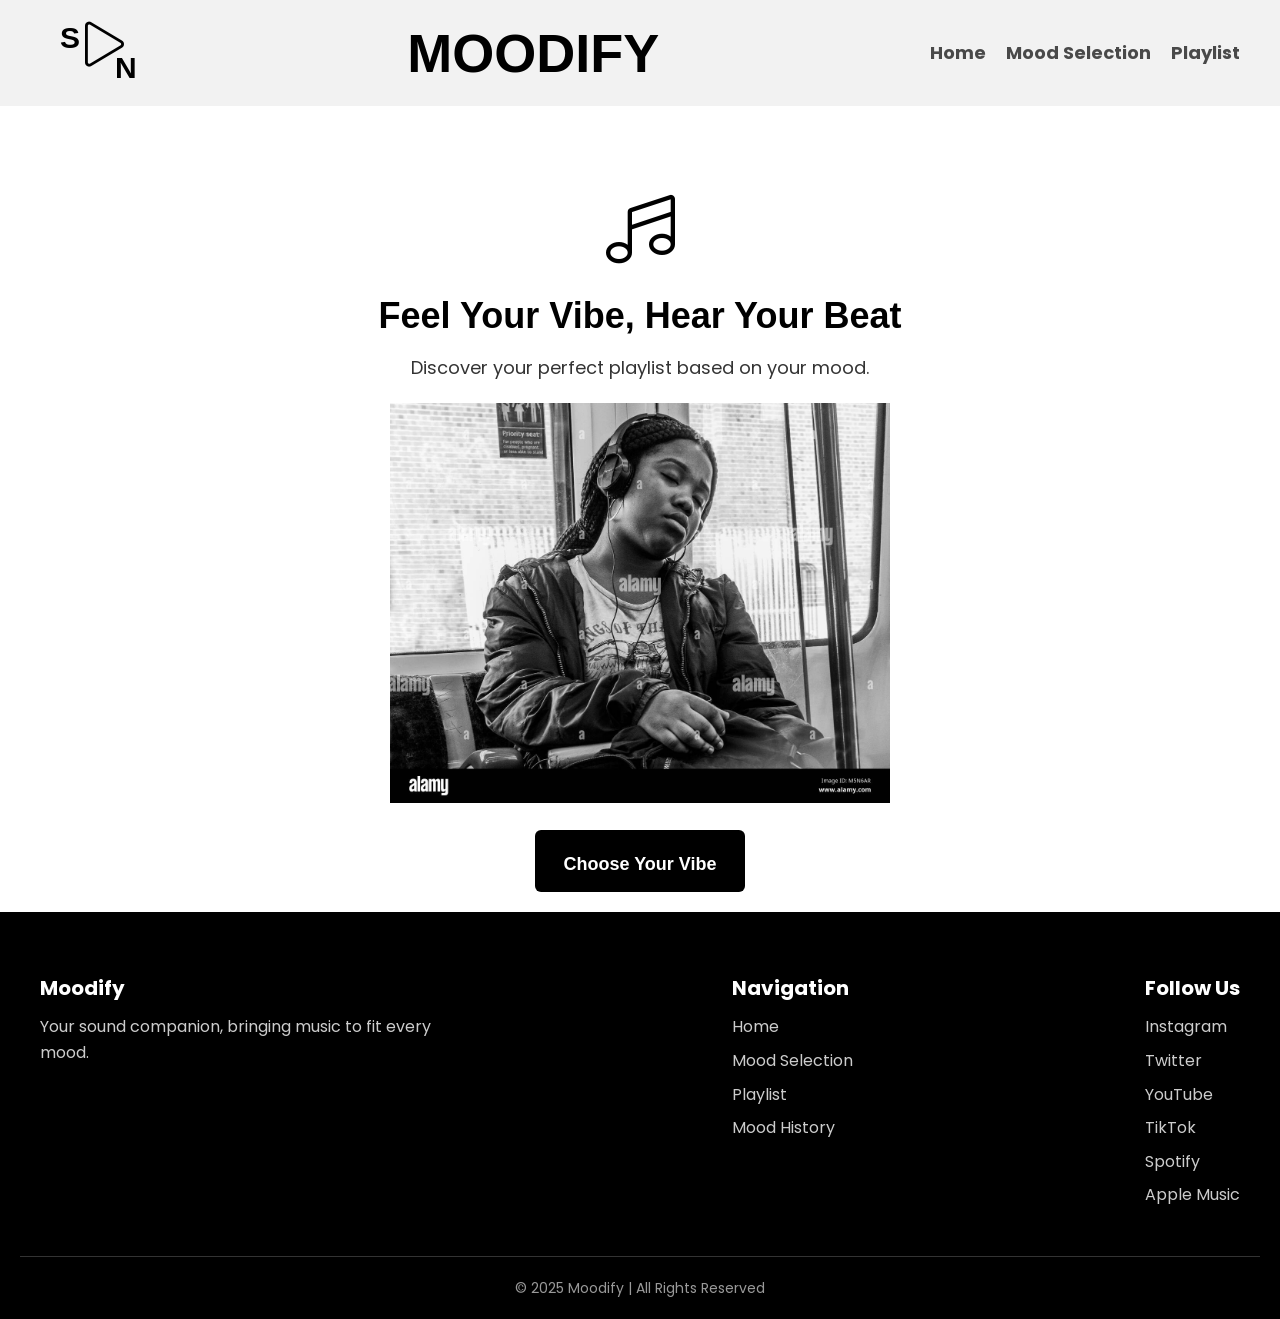
<file: index.html>
<!DOCTYPE html>
<html lang="en">
  <head>
    <meta charset="UTF-8" />
    <meta name="viewport" content="width=device-width, initial-scale=1.0" />
    <title>Moodify</title>
    <link rel="stylesheet" href="Css/styles.css" />
    <link
      href="https://cdnjs.cloudflare.com/ajax/libs/font-awesome/6.0.0-beta3/css/all.min.css"
      rel="stylesheet" />
    <link rel="stylesheet" href="fontawesome-pro/css/all.min.css" />
    <link
      href="https://fonts.googleapis.com/css2?family=Poppins:wght@300;400;500;600&display=swap"
      rel="stylesheet" />

    <!-- Link to your CSS file -->
  </head>
  <body>
    <!-- Header Section -->
    <header>
      <div class="logo">
        <div class="logo-row">
          <span class="logo-s">S</span>
          <i class="fal fa-play logo-icon"></i>
        </div>
        <div class="logo-n">N</div>
      </div>

      <!-- Header Title (Moodify) -->
      <h1 class="header-title">MOODIFY</h1>

      <nav class="nav-links">
        <ul>
          <li><a href="index.html">Home</a></li>
          <li><a href="mood-selection.html">Mood Selection</a></li>
          <li><a href="playlistpage.html">Playlist</a></li>
        </ul>
      </nav>
      <div class="menu-icon" id="menu-icon">
        <span>&#9776;</span>
        <!-- Hamburger icon for mobile view -->
      </div>
    </header>

    <!-- Sidebar Menu Panel -->
    <div class="side-panel">
      <button class="close-button">
        <i class="fa-solid fa-xmark"></i>
      </button>

      <h2 class="panel-title">MOODIFY</h2>

      <ul class="nav-list">
        <li class="nav-item">
          <a href="index.html" class="nav-link">
            <i class="fa-solid fa-house-user nav-icon"></i> Home
          </a>
        </li>
        <li class="nav-item">
          <a href="mood-selection.html" class="nav-link">
            <i class="fa-solid fa-face-smile nav-icon"></i> Mood Selection
          </a>
        </li>

        <li class="nav-item">
          <a href="playlistpage.html" class="nav-link">
            <i class="fa-solid fa-music nav-icon"></i> Playlist
          </a>
        </li>
      </ul>
      <div class="sidebar-footer">
        <p>Made with ❤️ at Nii Studios</p>
      </div>
    </div>

    <!-- Content Section -->
    <section class="main-content">
      <div class="music-icon animate-float">
        <i class="fal fa-music"></i>
        <!-- Add your music icon image -->
      </div>
      <div class="intro-text">
        <h1>Feel Your Vibe, Hear Your Beat</h1>
        <p>Discover your perfect playlist based on your mood.</p>
      </div>
      <div class="image-section">
        <img src="Css/Images/black1.jpg" alt="Mood Image" />
        <!-- Add an appropriate mood image -->
      </div>
      <div class="cta-button">
        <a href="mood-selection.html">
          <button>
            <span>Choose Your Vibe</span>
          </button>
        </a>
      </div>
    </section>

    <!-- Footer Section -->
    <!-- Footer Section -->
    <footer>
      <div class="footer-content">
        <div class="company-info">
          <h4>Moodify</h4>
          <p>Your sound companion, bringing music to fit every mood.</p>
        </div>
        <div class="footer-links">
          <h4>Navigation</h4>
          <ul>
            <li><a href="#home">Home</a></li>
            <li><a href="#mood-selection">Mood Selection</a></li>
            <li><a href="#playlist">Playlist</a></li>
            <li><a href="#mood-history">Mood History</a></li>
          </ul>
        </div>
        <div class="social-media">
          <h4>Follow Us</h4>
          <ul>
            <li><a href="https://instagram.com">Instagram</a></li>
            <li><a href="https://twitter.com">Twitter</a></li>
            <li><a href="https://youtube.com">YouTube</a></li>
            <li><a href="https://tiktok.com">TikTok</a></li>
            <li><a href="https://spotify.com">Spotify</a></li>
            <!-- Added Spotify -->
            <li><a href="https://apple.com/music">Apple Music</a></li>
            <!-- Added Apple Music -->
          </ul>
        </div>
      </div>
      <div class="footer-bottom">
        <p>&copy; 2025 Moodify | All Rights Reserved</p>
      </div>
    </footer>

    <script src="fontawesome-pro/js/pro.min.js"></script>
    <script src="index.js"></script>
    <!-- Link to your JavaScript file -->
  </body>
</html>
</file>
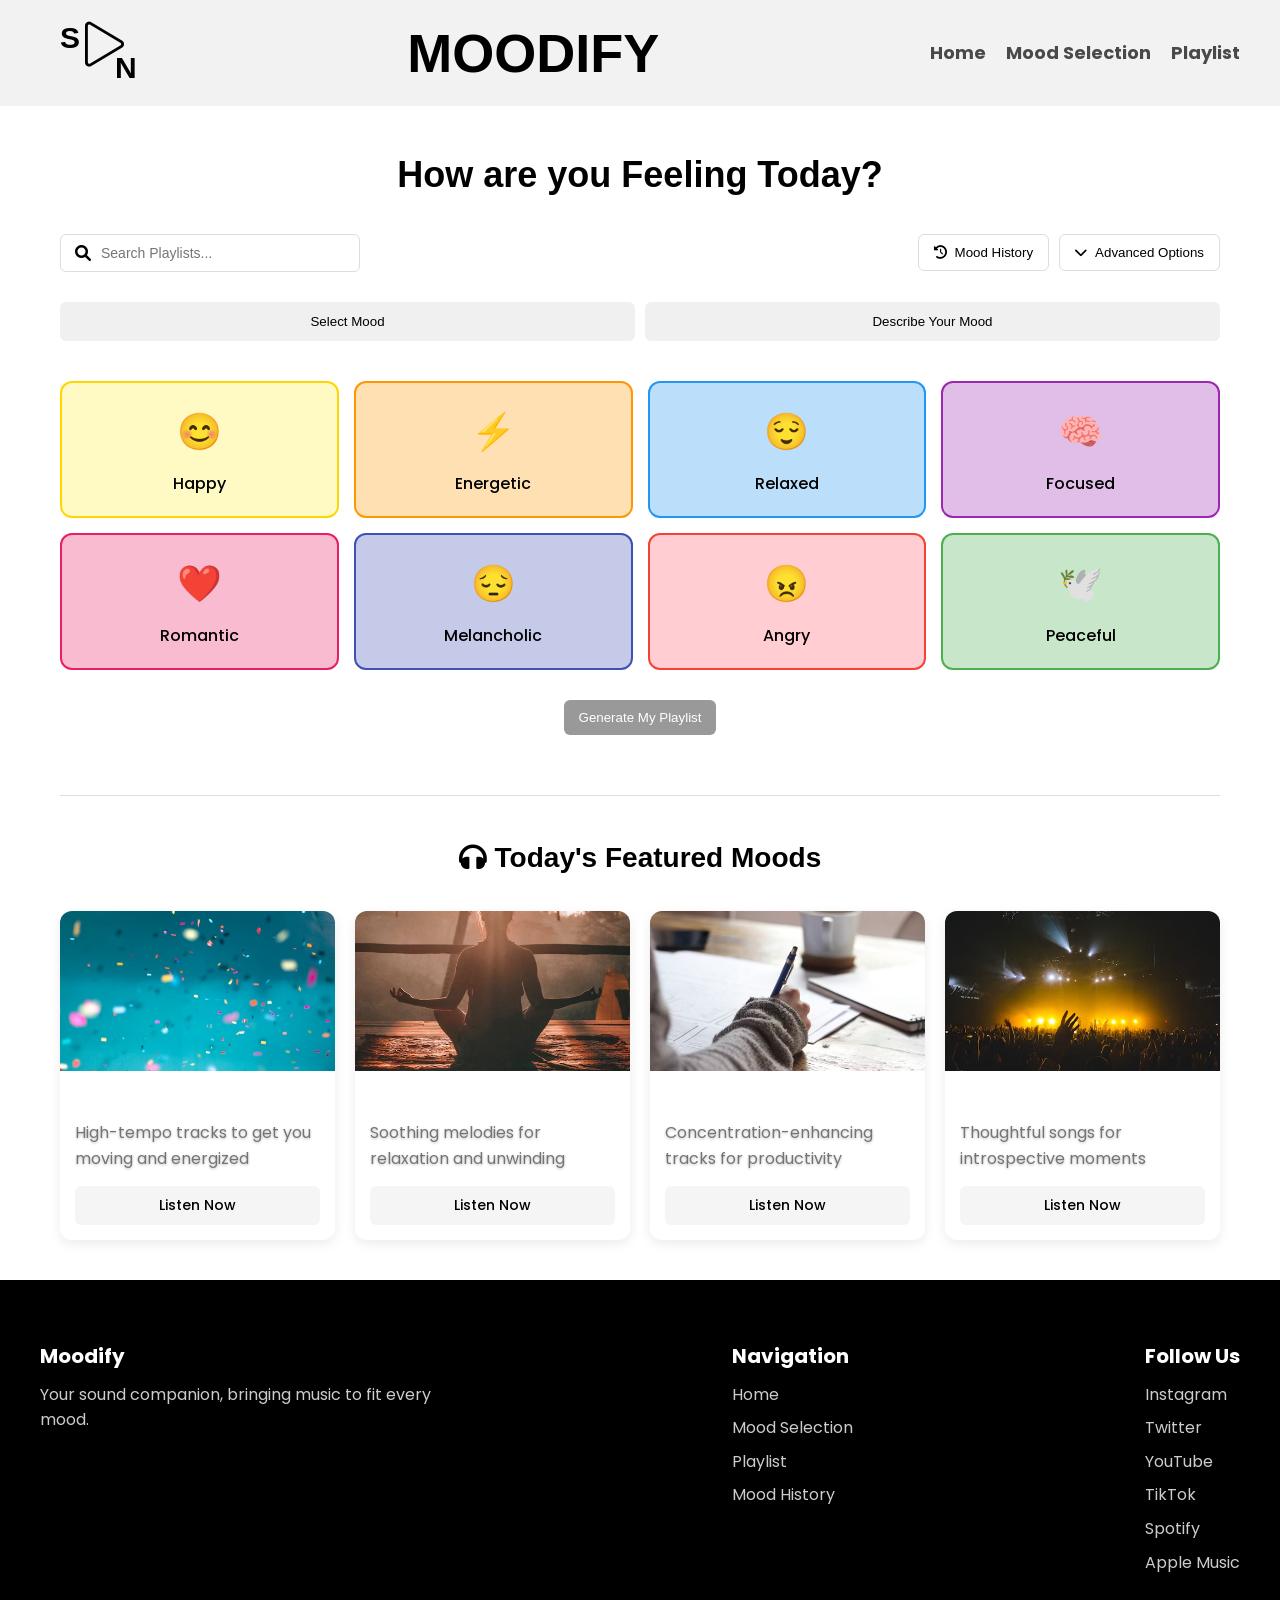
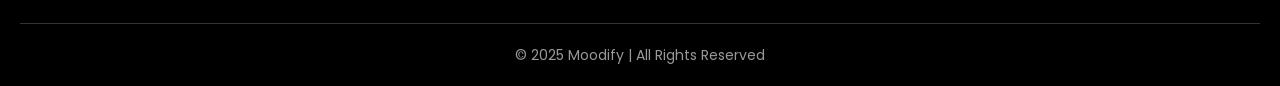
<file: mood-selection.html>
<!DOCTYPE html>
<html lang="en">
  <head>
    <meta charset="UTF-8" />
    <meta name="viewport" content="width=device-width, initial-scale=1.0" />
    <title>Moodify - Mood Selection</title>
    <link rel="stylesheet" href="Css/styles.css" />
    <link
      href="https://cdnjs.cloudflare.com/ajax/libs/font-awesome/6.0.0-beta3/css/all.min.css"
      rel="stylesheet" />
    <link rel="stylesheet" href="fontawesome-pro/css/all.min.css" />
    <link
      href="https://fonts.googleapis.com/css2?family=Poppins:wght@300;400;500;600&display=swap"
      rel="stylesheet" />
  </head>
  <body>
    <!-- Header Section -->
    <header>
      <div class="logo">
        <div class="logo-row">
          <span class="logo-s">S</span>
          <i class="fal fa-play logo-icon"></i>
        </div>
        <div class="logo-n">N</div>
      </div>

      <!-- Header Title (Moodify) -->
      <h1 class="header-title">MOODIFY</h1>

      <nav class="nav-links">
        <ul>
          <li><a href="index.html">Home</a></li>
          <li><a href="mood-selection.html">Mood Selection</a></li>
          <li><a href="playlistpage.html">Playlist</a></li>
        </ul>
      </nav>
      <div class="menu-icon" id="menu-icon">
        <span>&#9776;</span>
        <!-- Hamburger icon for mobile view -->
      </div>
    </header>

    <main class="container">
      <div class="page-header">
        <h1>How are you Feeling Today?</h1>
      </div>

      <!-- action bar -->
      <div class="action-bar">
        <div class="search-container">
          <i class="fa-solid fa-search search-icon"></i>
          <input
            type="text"
            placeholder="Search Playlists..."
            id="search-input" />
        </div>

        <div class="action-buttons">
          <button class="btn" id="history-btn">
            <i class="fa-solid fa-clock-rotate-left"></i>
            <span>Mood History</span>
          </button>

          <button class="btn" id="advanced-toggle">
            <i class="fa-solid fa-chevron-down" id="advanced-icon"></i>
            <span>Advanced Options</span>
          </button>
        </div>
      </div>

      <!-- Expandable Mood History Section -->
      <div id="mood-history-panel" class="mood-history-panel">
        <ul id="mood-history-list">
          <!-- Dynamically filled with JS -->
        </ul>
        <button id="clear-history" class="clear-history-btn">
          <i class="fa-solid fa-trash"></i> Clear History
        </button>
      </div>

      <!-- Advanced options(Expandabe) -->
      <div class="advanced-options" id="advanced-options">
        <h3>Advanced Options</h3>
        <div class="options-grid">
          <div class="option-group">
            <label for="tempo"> Tempo </label>
            <select id="tempo">
              <option>Any</option>
              <option>Slow</option>
              <option>Medium</option>
              <option>Fast</option>
            </select>
          </div>
          <div class="option-group">
            <label for="genre">Genre</label>
            <select id="genre">
              <option>Any</option>
              <option>Pop</option>
              <option>Rock</option>
              <option>Hip Hop</option>
              <option>Classical</option>
              <option>Jazz</option>
            </select>
          </div>
          <div class="option-group">
            <label for="era">Era</label>
            <select id="era">
              <option>Any</option>
              <option>60s-70s</option>
              <option>80-90s</option>
              <option>2000s-2010s</option>
              <option>Recent</option>
            </select>
          </div>
        </div>
      </div>

      <!-- Mood Selection Tabs -->
      <div class="tabs">
        <div class="tab-list">
          <button class="tab-button" data-tab="mood-cards">Select Mood</button>
          <button class="tab-button" data-tab="describe-mood">
            Describe Your Mood
          </button>
        </div>

        <!-- Mood Cards Tab -->
        <div class="tab-content active" id="mood-cards">
          <div class="mood-grid">
            <div class="mood-card happy" data-mood="Happy">
              <span class="mood-emoji">😊</span>
              <span class="mood-name">Happy</span>
            </div>
            <div class="mood-card energetic" data-mood="Energetic">
              <span class="mood-emoji">⚡</span>
              <span class="mood-name">Energetic</span>
            </div>
            <div class="mood-card relaxed" data-mood="Relaxed">
              <span class="mood-emoji">😌</span>
              <span class="mood-name">Relaxed</span>
            </div>
            <div class="mood-card focused" data-mood="Focused">
              <span class="mood-emoji">🧠</span>
              <span class="mood-name">Focused</span>
            </div>
            <div class="mood-card romantic" data-mood="Romantic">
              <span class="mood-emoji">❤️</span>
              <span class="mood-name">Romantic</span>
            </div>
            <div class="mood-card melancholic" data-mood="Melancholic">
              <span class="mood-emoji">😔</span>
              <span class="mood-name">Melancholic</span>
            </div>
            <div class="mood-card angry" data-mood="Angry">
              <span class="mood-emoji">😠</span>
              <span class="mood-name">Angry</span>
            </div>
            <div class="mood-card peaceful" data-mood="Peaceful">
              <span class="mood-emoji">🕊️</span>
              <span class="mood-name">Peaceful</span>
            </div>
          </div>

          <div class="action-center">
            <button class="btn btn-primary" id="generate-btn-cards" disabled>
              Generate My Playlist
            </button>
          </div>
        </div>

        <!-- describe-mood -->
        <div class="tab-content" id="describe-mood">
          <div class="mood-description-container">
            <h3>Describe how you're feeling</h3>
            <textarea
              class="mood-textarea"
              id="mood-textarea"
              placeholder="I'm feeling nostalgic and a bit dreamy today, thinking about my childhood summers..."></textarea>
            <div class="mood-suggestions">
              <h4>Suggested mood words:</h4>
              <div class="suggestion-tags">
                <span class="suggestion-tag">nostalgic</span>
                <span class="suggestion-tag">dreamy</span>
                <span class="suggestion-tag">excited</span>
                <span class="suggestion-tag">contemplative</span>
                <span class="suggestion-tag">motivated</span>
                <span class="suggestion-tag">anxious</span>
                <span class="suggestion-tag">peaceful</span>
                <span class="suggestion-tag">inspired</span>
              </div>
            </div>
          </div>

          <div class="action-center">
            <button class="btn btn-primary" id="generate-btn-text" disabled>
              Generate My Playlist
            </button>
            <button class="btn" id="surprise-btn">
              <i class="fa-solid fa-magic"></i> <span>Surprise Me</span>
            </button>
          </div>
        </div>
      </div>

      <!-- Today's Mood Playlists Section -->

      <div class="featured-section">
        <h2><i class="fas fa-headphones"></i> Today's Featured Moods</h2>
        <div class="featured-playlists">
          <!-- Energetic Playlist -->
          <div class="playlist-card">
            <div class="playlist-image">
              <img src="Css/Images/Energetic.jpg" alt="Energetic Playlist" />
            </div>
            <div class="playlist-info">
              <h3 class="playlist-title">Energetic Boost</h3>
              <p class="playlist-description">
                High-tempo tracks to get you moving and energized
              </p>
              <a href="#" class="playlist-listen">Listen Now</a>
            </div>
          </div>

          <!-- Relaxed Playlist -->
          <div class="playlist-card">
            <div class="playlist-image">
              <img src="Css/Images/relaxed.jpg" alt="Relaxed Playlist" />
            </div>
            <div class="playlist-info">
              <h3 class="playlist-title">Calm Retreat</h3>
              <p class="playlist-description">
                Soothing melodies for relaxation and unwinding
              </p>
              <a href="#" class="playlist-listen">Listen Now</a>
            </div>
          </div>

          <!-- Focused Playlist -->
          <div class="playlist-card">
            <div class="playlist-image">
              <img src="Css/Images/focused.jpg" alt="Focused Playlist" />
            </div>
            <div class="playlist-info">
              <h3 class="playlist-title">Deep Focus</h3>
              <p class="playlist-description">
                Concentration-enhancing tracks for productivity
              </p>
              <a href="#" class="playlist-listen">Listen Now</a>
            </div>
          </div>

          <!-- Melancholic Playlist -->
          <div class="playlist-card">
            <div class="playlist-image">
              <img
                src="Css/Images/melancholic.jpg"
                alt="Melancholic Playlist" />
            </div>
            <div class="playlist-info">
              <h3 class="playlist-title">Reflective Moods</h3>
              <p class="playlist-description">
                Thoughtful songs for introspective moments
              </p>
              <a href="#" class="playlist-listen">Listen Now</a>
            </div>
          </div>
        </div>
      </div>
    </main>

    <!-- Sidebar Menu Panel -->
    <div class="side-panel">
      <button class="close-button">
        <i class="fa-solid fa-xmark"></i>
      </button>

      <h2 class="panel-title">MOODIFY</h2>

      <ul class="nav-list">
        <li class="nav-item">
          <a href="index.html" class="nav-link">
            <i class="fa-solid fa-house-user nav-icon"></i> Home
          </a>
        </li>
        <li class="nav-item">
          <a href="mood-selection.html" class="nav-link">
            <i class="fa-solid fa-face-smile nav-icon"></i> Mood Selection
          </a>
        </li>

        <li class="nav-item">
          <a href="playlistpage.html" class="nav-link">
            <i class="fa-solid fa-music nav-icon"></i> Playlist
          </a>
        </li>
      </ul>
      <div class="sidebar-footer">
        <p>Made with ❤️ at Nii Studios</p>
      </div>
    </div>

    <footer>
      <div class="footer-content">
        <div class="company-info">
          <h4>Moodify</h4>
          <p>Your sound companion, bringing music to fit every mood.</p>
        </div>
        <div class="footer-links">
          <h4>Navigation</h4>
          <ul>
            <li><a href="#home">Home</a></li>
            <li><a href="#mood-selection">Mood Selection</a></li>
            <li><a href="#playlist">Playlist</a></li>
            <li><a href="#mood-history">Mood History</a></li>
          </ul>
        </div>
        <div class="social-media">
          <h4>Follow Us</h4>
          <ul>
            <li><a href="https://instagram.com">Instagram</a></li>
            <li><a href="https://twitter.com">Twitter</a></li>
            <li><a href="https://youtube.com">YouTube</a></li>
            <li><a href="https://tiktok.com">TikTok</a></li>
            <li><a href="https://spotify.com">Spotify</a></li>
            <!-- Added Spotify -->
            <li><a href="https://apple.com/music">Apple Music</a></li>
            <!-- Added Apple Music -->
          </ul>
        </div>
      </div>
      <div class="footer-bottom">
        <p>&copy; 2025 Moodify | All Rights Reserved</p>
      </div>
    </footer>

    <script src="fontawesome-pro/js/pro.min.js"></script>
    <script src="index.js"></script>
  </body>
</html>
</file>
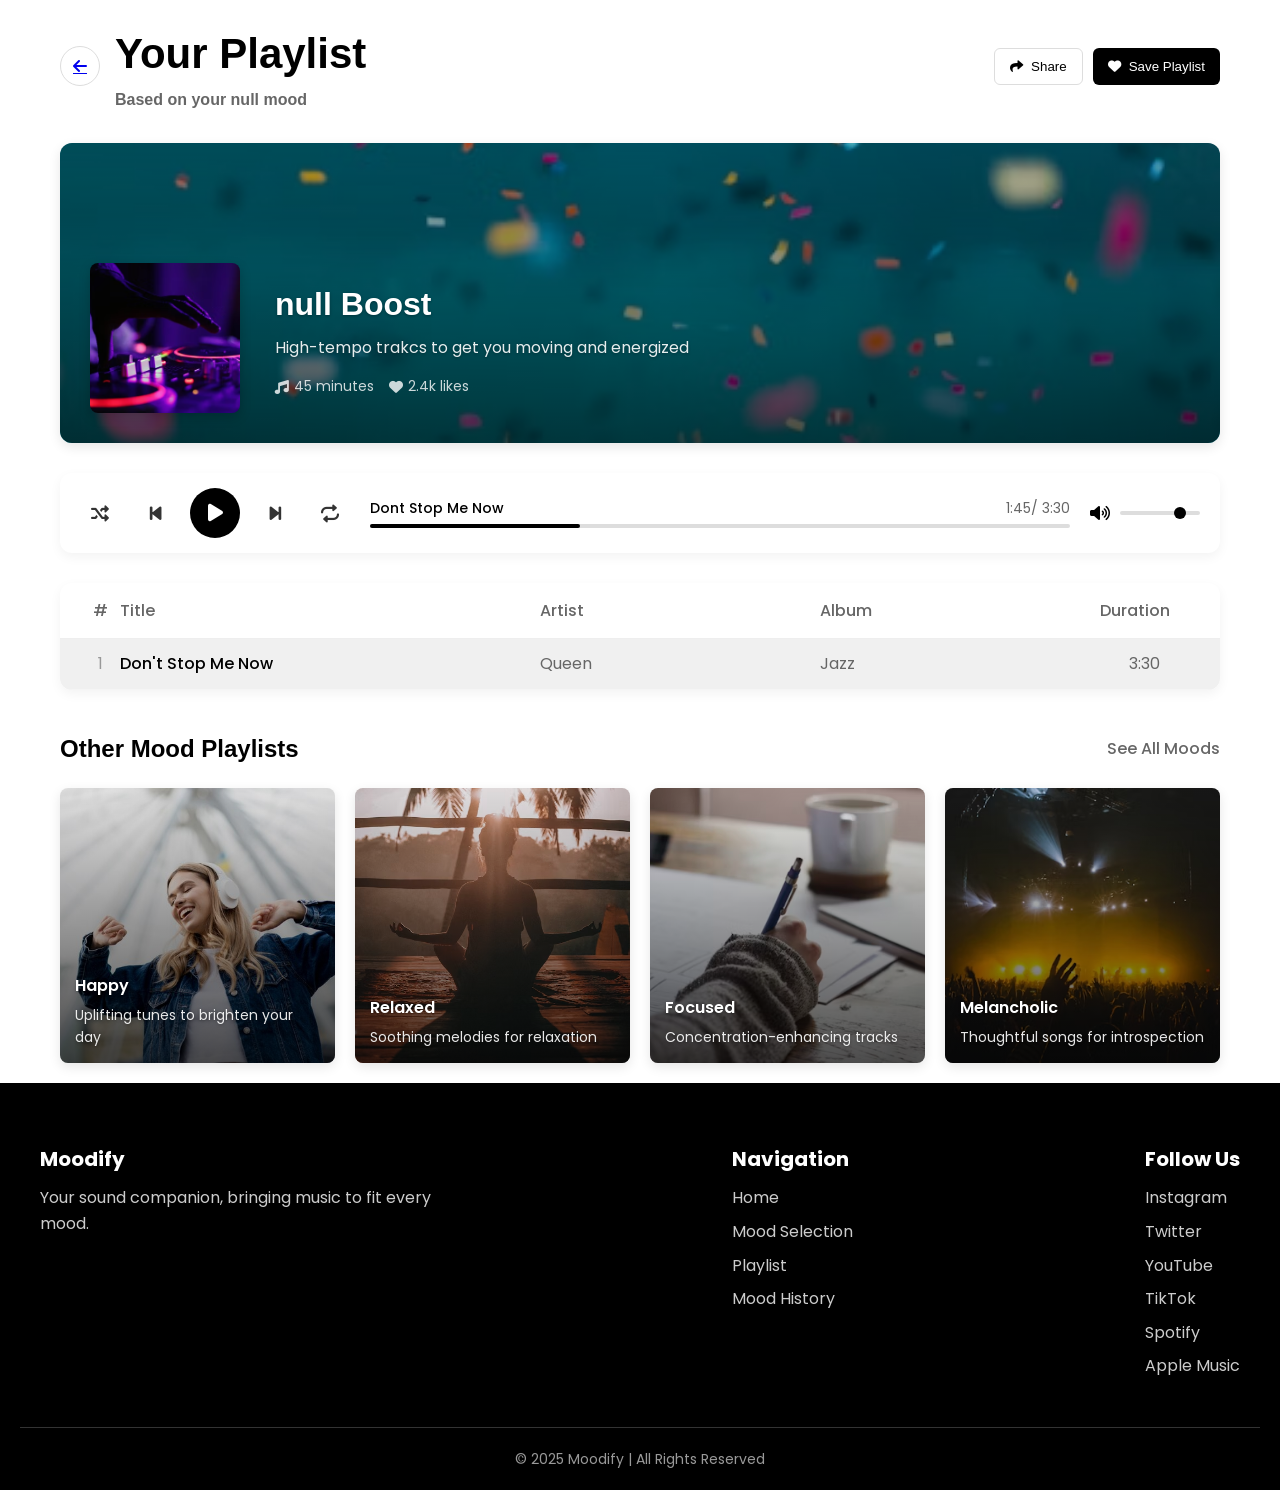
<file: playlistpage.html>
<!DOCTYPE html>
<html lang="en">
  <head>
    <meta charset="UTF-8" />
    <meta name="viewport" content="width=device-width, initial-scale=1.0" />
    <title>Moodify - Mood Selection</title>
    <link rel="stylesheet" href="Css/styles.css" />
    <link
      href="https://cdnjs.cloudflare.com/ajax/libs/font-awesome/6.0.0-beta3/css/all.min.css"
      rel="stylesheet" />
    <link rel="stylesheet" href="fontawesome-pro/css/all.min.css" />
    <link
      href="https://fonts.googleapis.com/css2?family=Poppins:wght@300;400;500;600&display=swap"
      rel="stylesheet" />
  </head>
  <body>
    <!-- Sidebar Menu Panel -->
    <div class="side-panel">
      <button class="close-button">
        <i class="fa-solid fa-xmark"></i>
      </button>

      <h2 class="panel-title">MOODIFY</h2>

      <ul class="nav-list">
        <li class="nav-item">
          <a href="#" class="nav-link">
            <i class="fa-solid fa-house-user nav-icon"></i> Home
          </a>
        </li>
        <li class="nav-item">
          <a href="#" class="nav-link">
            <i class="fa-solid fa-face-smile nav-icon"></i> Mood Selection
          </a>
        </li>

        <li class="nav-item">
          <a href="#" class="nav-link">
            <i class="fa-solid fa-music nav-icon"></i> Playlist
          </a>
        </li>
      </ul>
      <div class="sidebar-footer">
        <p>Made with ❤️ at Nii Studios</p>
      </div>
    </div>

    <!-- Playlist Page Content -->
    <section class="playlist-container">
      <!-- Page Header -->
      <div class="playlistpage-header">
        <div class="header-left">
          <a href="mood-selection.html" class="back-button">
            <i class="fa-solid fa-arrow-left"></i>
          </a>
          <button class="menu-trigger">
            <i class="fa-solid fa-bars"></i>
          </button>
          <div class="header-title">
            <h1>Your Playlist</h1>
            <div class="header-subtitle" id="mood-subtitle">
              Based on your Energetic mood
            </div>
          </div>
        </div>
        <div class="header-actions">
          <button class="btn">
            <i class="fa-solid fa-share"></i>
            <span>Share</span>
          </button>
          <button class="btn btn-primary">
            <i class="fa-solid fa-heart"></i>
            <span>Save Playlist</span>
          </button>
        </div>
      </div>
      <!-- Playlist Hero -->
      <div class="playlist-hero">
        <img
          src="Css/Images/Energetic.jpg"
          alt="Energetic Playlist"
          class="hero-image"
          id="hero-image" />
        <div class="hero-overlay">
          <div class="hero-content">
            <div class="playlist-cover">
              <img src="Css/Images/energyboost.avif" alt="Energetic Boost" />
            </div>
            <div class="playlist-info">
              <h2 id="playlist-title">Energetic Boost</h2>
              <p id="playlist-description">
                High-tempo trakcs to get you moving and energized
              </p>
              <div class="playlist-stats">
                <div class="stat">
                  <i class="fa-solid fa-music"></i>
                  <span>45 minutes</span>
                </div>
                <div class="stat">
                  <i class="fa-solid fa-heart"></i>
                  <span>2.4k likes</span>
                </div>
              </div>
            </div>
          </div>
        </div>
      </div>

      <!-- Player Controls -->
      <div class="player-controls">
        <div class="control-buttons">
          <button class="control-button">
            <i class="fa-solid fa-shuffle"></i>
          </button>
          <button class="control-button">
            <i class="fa-solid fa-backward-step"></i>
          </button>
          <button class="control-button play-button">
            <i class="fa-solid fa-play"></i>
          </button>
          <button class="control-button">
            <i class="fa-solid fa-forward-step"></i>
          </button>
          <button class="control-button">
            <i class="fa-solid fa-repeat"></i>
          </button>
        </div>
        <div class="progress-container">
          <div class="song-info">
            <div class="song-title">Dont Stop Me Now</div>
            <div class="song-time">1:45/ 3:30</div>
          </div>
          <div class="progress-bar">
            <div class="progress"></div>
          </div>
        </div>
        <div class="volume-container">
          <i class="fa-solid fa-volume-high"></i>
          <input
            type="range"
            min="0"
            max="100"
            value="80"
            class="volume-slider" />
        </div>
      </div>

      <!-- Playlist Tracks -->
      <div class="playlist-tracks">
        <div class="tracks-header">
          <div class="track-number">#</div>
          <div class="track-title">Title</div>
          <div class="track-artist">Artist</div>
          <div class="track-album">Album</div>
          <div class="track-duration">Duration</div>
          <div class="track-actions"></div>
        </div>
        <div class="tracks-list">
          <!-- Track 1 -->
          <div class="track-item active">
            <div class="track-number">1</div>
            <div class="track-title">Don't Stop Me Now</div>
            <div class="track-artist">Queen</div>
            <div class="track-album">Jazz</div>
            <div class="track-duration">3:30</div>
            <div class="track-actions">
              <button class="track-action-btn">
                <i class="fa-solid fa-ellipsis"></i>
              </button>
            </div>
          </div>
        </div>
      </div>

      <!-- Other Mood Playlists Section -->
      <div class="recommendations">
        <div class="section-header">
          <h2>Other Mood Playlists</h2>
          <a href="mood-selection.html" class="see-all">See All Moods</a>
        </div>
        <div class="recommendations-grid">
          <!-- Happy Mood -->
          <div class="recommendation-card">
            <img
              src="Css/Images/happyyy.jpg"
              alt="Happy"
              class="recommendation-image" />
            <div class="recommendation-overlay">
              <div class="recommendation-title">Happy</div>
              <div class="recommendation-subtitle">
                Uplifting tunes to brighten your day
              </div>
            </div>
          </div>

          <!-- Relaxed Mood -->
          <div class="recommendation-card">
            <img
              src="Css/Images/relaxed.jpg"
              alt="Relaxed"
              class="recommendation-image" />
            <div class="recommendation-overlay">
              <div class="recommendation-title">Relaxed</div>
              <div class="recommendation-subtitle">
                Soothing melodies for relaxation
              </div>
            </div>
          </div>

          <!-- Focuse Mood -->
          <div class="recommendation-card">
            <img
              src="Css/Images/focused.jpg"
              alt="Focused"
              class="recommendation-image" />
            <div class="recommendation-overlay">
              <div class="recommendation-title">Focused</div>
              <div class="recommendation-subtitle">
                Concentration-enhancing tracks
              </div>
            </div>
          </div>

          <!-- Melancholic Mood -->
          <div class="recommendation-card">
            <img
              src="Css/Images/melancholic.jpg"
              alt="Melancholic"
              class="recommendation-image" />
            <div class="recommendation-overlay">
              <div class="recommendation-title">Melancholic</div>
              <div class="recommendation-subtitle">
                Thoughtful songs for introspection
              </div>
            </div>
          </div>
        </div>
      </div>
    </section>

    <footer>
      <div class="footer-content">
        <div class="company-info">
          <h4>Moodify</h4>
          <p>Your sound companion, bringing music to fit every mood.</p>
        </div>
        <div class="footer-links">
          <h4>Navigation</h4>
          <ul>
            <li><a href="#home">Home</a></li>
            <li><a href="#mood-selection">Mood Selection</a></li>
            <li><a href="#playlist">Playlist</a></li>
            <li><a href="#mood-history">Mood History</a></li>
          </ul>
        </div>
        <div class="social-media">
          <h4>Follow Us</h4>
          <ul>
            <li><a href="https://instagram.com">Instagram</a></li>
            <li><a href="https://twitter.com">Twitter</a></li>
            <li><a href="https://youtube.com">YouTube</a></li>
            <li><a href="https://tiktok.com">TikTok</a></li>
            <li><a href="https://spotify.com">Spotify</a></li>
            <!-- Added Spotify -->
            <li><a href="https://apple.com/music">Apple Music</a></li>
            <!-- Added Apple Music -->
          </ul>
        </div>
      </div>
      <div class="footer-bottom">
        <p>&copy; 2025 Moodify | All Rights Reserved</p>
      </div>
    </footer>

    <script src="fontawesome-pro/js/pro.min.js"></script>
    <script src="tracks.js"></script>
    <script src="index.js"></script>
    <script src="playlist.js"></script>
  </body>
</html>
</file>
<file: Css/styles.css>
/* Base Styles */
* {
  margin: 0;
  padding: 0;
  box-sizing: border-box;
}

body {
  font-family: "Poppins", sans-serif;
  line-height: 1.6;
  color: #000;
}

h1,
h2,
h3,
.header-title {
  font-family: "Fredoka", sans-serif;
}

/* General Header Layout */
header {
  position: sticky;
  top: 0;
  z-index: 999;
  display: flex;
  justify-content: space-between;
  align-items: center;
  padding: 10px 20px;
  background-color: rgba(0, 0, 0, 0.05);
  backdrop-filter: blur(6px);
  width: 100%;
}

/* Menu Icon - Hide on Desktop */
.menu-icon {
  display: none; /* Hides the menu icon on desktop */
}

/* Logo container */
.logo {
  display: flex;
  flex-direction: column;
  align-items: flex-start;
  justify-content: center;
  font-family: Arial, sans-serif;
  font-weight: bold;
  margin-left: 40px;
}

/* Styling for the first row containing S and icon */
.logo-row {
  display: flex;
  align-items: flex-start;
  font-size: 30px;
  color: black;
}

.logo-s {
  margin-right: 5px;
}

/* Styling for the play icon */
.logo-icon {
  font-size: 45px;
  margin-top: 10px;
}

/* Styling for N */
.logo-n {
  font-size: 30px;
  color: black;
  margin-top: -25px;
  margin-left: 55px;
}

.header-title {
  font-size: 54px;
}

/* Navigation links styling */
.nav-links ul {
  display: flex;
  padding: 0;
  list-style-type: none;
  margin: 0;
}

.nav-links li {
  margin-right: 20px;
}

.nav-links a {
  text-decoration: none;
  color: rgba(0, 0, 0, 0.7);

  font-size: 18px;
  font-weight: bold;
}

.nav-links a:hover {
  color: rgba(0, 0, 0, 0.4);
}

/* Main Content Styling */
.main-content {
  align-items: center;
  height: auto;
  text-align: center;
  padding: 20px;
  margin-top: 50px;
  font-family: "Poppins", sans-serif;
}

/* Animation for floating effect */
@keyframes float {
  0% {
    transform: translateY(0px);
  }
  50% {
    transform: translateY(-10px);
  }
  100% {
    transform: translateY(0px);
  }
}

.animate-float {
  animation: float 3s ease-in-out infinite;
}

.music-icon {
  font-size: 69px;
}

/* Intro Text */
.intro-text h1 {
  font-size: 36px;
  color: black;
  margin-bottom: 10px;
}

.intro-text p {
  font-size: 18px;
  color: rgba(0, 0, 0, 0.8);
  margin-bottom: 20px;
}

/* Mood Image Section */
.image-section img {
  width: 100%;
  max-width: 500px;
  height: auto;
  margin-bottom: 20px;
}

.cta-button button {
  padding: 15px 28px;
  font-size: 28px;
  font-weight: 600;
  color: white;
  background-color: black;
  border: none;
  border-radius: 6px;
  cursor: pointer;
  transition: background-color 0.3s ease, transform 0.2s ease;
}

.cta-button button span {
  font-size: 18px;
  color: #fff;
}

.cta-button button:hover {
  background-color: rgba(0, 0, 0, 0.8);
  transform: translateY(-2px);
}

.cta-button button:active {
  transform: translateY(0);
}

/* Footer Styles */
footer {
  background-color: black;
  color: white;
  padding: 60px 20px 20px;
}

.footer-content {
  display: flex;
  justify-content: space-between;
  gap: 30px;
  max-width: 1200px;
  margin: 0 auto;
}

.footer-content h4 {
  font-size: 20px;
  font-weight: 700;
  margin-bottom: 10px;
}

.company-info p {
  color: #ccc;
  width: 400px;
}

.footer-links ul,
.social-media ul {
  list-style-type: none;
}

.footer-links li,
.social-media li {
  margin-bottom: 8px;
}

.footer-links a,
.social-media a {
  color: #ccc;
  text-decoration: none;
  transition: color 0.3s ease;
}

.footer-links a:hover,
.social-media a:hover {
  color: white;
}

.footer-bottom p {
  color: #999;
  font-size: 14px;
}

.footer-bottom {
  width: 100%;
  text-align: center;
  margin-top: 40px;
  padding-top: 20px;
  border-top: 1px solid #333;
}

/* Tablet Responsiveness */
@media screen and (max-width: 1200px) {
  /* Hide navigation links and show hamburger menu */

  header {
    width: 100%;
  }

  .nav-links {
    display: none;
  }

  .menu-icon {
    display: block;
    font-size: 36px;
    cursor: pointer;
  }

  /* Resize logo and header title */
  .logo-row {
    font-size: 32px;
  }

  .logo-s {
    font-size: 36px;
  }

  .logo-n {
    font-size: 36px;
  }

  .header-title {
    font-size: 48px;
  }

  .main-content {
    padding: 20px;
    margin-top: 20px;
  }
}

/* Mobile Responsiveness (max-width: 458px) */
@media screen and (max-width: 658px) {
  /* Hide navigation links and show hamburger menu */

  header {
    width: 100%;
  }

  .nav-links {
    display: none;
  }

  .menu-icon {
    display: block;
    font-size: 28px;
    cursor: pointer;
    margin-right: 20px;
  }

  /* Stack logo and header title vertically */
  .logo {
    margin-left: 10px;
  }

  .logo-row {
    font-size: 26px;
    margin-bottom: 5px;
  }

  .logo-s,
  .logo-n {
    font-size: 26px;
  }

  .header-title {
    font-size: 35px;
    margin-top: 10px;
  }

  /* Adjust main content for mobile */
  .main-content {
    padding: 10px;
    margin-top: 10px;
  }

  .image-section img {
    width: 100%;
    max-width: 400px;
  }

  /* Adjust footer layout for mobile */
  .footer-content {
    flex-direction: column;
  }

  .company-info p {
    color: #ccc;
    width: 300px;
  }

  .footer-links ul,
  .social-media ul {
    padding: 0;
    list-style-type: none;
  }

  .footer-links li,
  .social-media li {
    margin-bottom: 10px;
  }
}

.side-panel {
  width: 80%;
  height: 100vh;
  background-color: black;
  padding: 20px;
  position: fixed;
  top: 0;
  border-radius: 8px 0 0 8px;
  right: -100%;
  box-shadow: -4px 0 15px rgba(0, 0, 0, 0.4);
  display: flex;
  flex-direction: column;
  justify-content: space-between;
  z-index: 1000;
  transition: right 0.3s ease-in-out;
}

.side-panel.active {
  right: 0;
}

.close-button {
  position: absolute;
  top: 15px;
  right: 15px;
  background: none;
  border: none;
  color: white;
  font-size: 24px;
  cursor: pointer;
}

.panel-title {
  color: white;
  text-align: center;
  margin-top: 40px;
  margin-bottom: 30px;
  font-size: 24px;
}

.nav-list {
  list-style: none;
  padding: 0;
  margin: 0;
  display: flex;
  flex-direction: column;
  gap: 40px;
  align-items: stretch;
}

.nav-item {
  width: 100%;
}

.nav-link {
  display: flex;
  align-items: center;
  background-color: white;
  color: black;
  text-decoration: none;
  padding: 12px 15px;
  border-radius: 6px;
  font-weight: 500;
  transition: transform 0.2s;
}

.nav-link:hover {
  transform: translateX(5px);
}

.nav-icon {
  margin-right: 10px;
}

.sidebar-footer {
  text-align: center;
  padding: 20px 0;
}

.sidebar-footer p {
  color: white;
  font-size: 14px;
  margin: 0;
}

/* Mood selection page */
.container {
  max-width: 1200px;
  margin: 0 auto;
  padding: 40px 20px;
}

/* Header */
.page-header {
  text-align: center;
  margin-bottom: 30px;
}

.page-header h1 {
  font-size: 36px;
  font-weight: 700;
}

/* Top Action Bar */
.action-bar {
  display: flex;
  flex-wrap: wrap;
  justify-content: space-between;
  align-items: center;
  margin-bottom: 30px;
  gap: 15px;
}

.search-container {
  position: relative;
  width: 100%;
  max-width: 300px;
}

.search-container input {
  width: 100%;
  padding: 10px 15px 10px 40px;
  border: 1px solid #ddd;
  border-radius: 6px;
  font-size: 14px;
}

.search-icon {
  position: absolute;
  left: 15px;
  top: 50%;
  transform: translateY(-50%);
}

.action-buttons {
  display: flex;
  gap: 10px;
}

.btn {
  padding: 10px 15px;
  border-radius: 6px;
  border: 1px solid #ddd;
  background-color: white;
  font-weight: 500;
  cursor: pointer;
  display: flex;
  align-items: center;
  gap: 8px;
  transition: all 0.2s ease;
}

.btn:hover {
  background-color: #f5f5f5;
}

.btn-primary {
  background-color: black;
  color: white;
  border: none;
}

.btn-primary:hover {
  background-color: #333;
}

.btn-primary:disabled {
  background-color: #999;
  cursor: not-allowed;
}

/* Advanced Options */
.advanced-options {
  background-color: #f9f9f9;
  border-radius: 8px;
  padding: 20px;
  margin-bottom: 30px;
  display: none;
  animation: fadeIn 0.3s ease;
}

.advanced-options.active {
  display: block;
}

.advanced-options h3 {
  margin-bottom: 15px;
  font-size: 18px;
}

.options-grid {
  display: grid;
  grid-template-columns: 1fr;
  gap: 15px;
}

.mood-history-panel {
  position: relative;
  display: none;
  background-color: #f9f9f9;
  border-radius: 8px;
  padding: 20px;
  margin-top: 15px;
  animation: fadeIn 0.3s ease-in-out;
  margin-bottom: 20px;
  height: 100px;
}

.mood-history-panel.active {
  display: block;
}

#mood-history-list {
  list-style-type: none;
  padding: 0;
  margin-bottom: 15px;
  display: flex;
  flex-wrap: nowrap;
  gap: 10px;
}

#mood-history-list li {
  background-color: #ffffff;
  padding: 10px 14px;
  margin-bottom: 8px;
  border-radius: 6px;
  cursor: pointer;
  transition: background-color 0.2s ease;
}

#mood-history-list li:hover {
  background-color: #e6e6e6;
}

.clear-history-btn {
  position: absolute;
  background-color: #333;
  color: white;
  border: none;
  padding: 8px 14px;
  border-radius: 6px;
  cursor: pointer;
  font-weight: bold;
  right: 20px;
  top: 30px;
}

@media (max-width: 768px) {
  /* For mobile screens */
  .mood-history-panel {
    padding: 10px;
    height: auto; /* Allow the panel to expand with content */
  }

  #mood-history-list {
    flex-wrap: wrap; /* Wrap items on smaller screens */
    overflow-x: hidden; /* Disable horizontal scrolling */
    gap: 8px;
  }

  #mood-history-list li {
    padding: 8px 12px; /* Smaller padding for mobile */
    margin: 5px 70px 5px 0; /* Adjust margins */
    width: 70%; /* Each item takes up full width on smaller screens */
  }

  .clear-history-btn {
    top: 10px; /* Adjust position for mobile */
    right: 10px; /* Adjust position for mobile */
    font-size: 14px; /* Smaller button text */
  }
}

@media (min-width: 768px) {
  .options-grid {
    grid-template-columns: repeat(3, 1fr);
  }
}

.option-group label {
  display: block;
  margin-bottom: 5px;
  font-size: 14px;
}

.option-group select {
  width: 100%;
  padding: 8px;
  border: 1px solid #ddd;
  border-radius: 4px;
}

/* Tabs */
.tabs {
  margin-bottom: 30px;
}

.tab-list {
  display: grid;
  grid-template-columns: 1fr 1fr;
  gap: 10px;
  margin-bottom: 40px;
}

.tab-button {
  padding: 12px;
  text-align: center;
  background-color: #f0f0f0;
  border: none;
  border-radius: 6px;
  cursor: pointer;
  font-weight: 500;
  transition: all 0.2s ease;
}

.tab-button.active {
  background-color: black;
  color: white;
}

.tab-content {
  display: none;
}

.tab-content.active {
  display: block;
  animation: fadeIn 0.3s ease;
}

/* Mood-grid */
.mood-grid {
  display: grid;
  grid-template-columns: repeat(2, 1fr);
  gap: 15px;
  margin-bottom: 30px;
}

@media (min-width: 576px) {
  .mood-grid {
    grid-template-columns: repeat(3, 1fr);
  }
}

@media (min-width: 768px) {
  .mood-grid {
    grid-template-columns: repeat(4, 1fr);
  }
}

.mood-card {
  display: flex;
  flex-direction: column;
  align-items: center;
  justify-content: center;
  padding: 20px;
  border-radius: 12px;
  border: 2px solid;
  cursor: pointer;
  transition: all 0.3s ease;
}

.mood-card:hover {
  transform: scale(1.05);
}

.mood-card.selected {
  box-shadow: 0 0 10px 4px rgba(0, 123, 255, 0.7);
  border: 8px solid #007bff;
  transform: scale(1.03);
  transition: all 0.3s ease;
}

.mood-emoji {
  font-size: 36px;
  margin-bottom: 10px;
}

.mood-name {
  font-weight: 500;
}

/* Mood card colors  */
.mood-card.happy {
  background-color: #fff9c4;
  border-color: #ffd600;
}

.mood-card.energetic {
  background-color: #ffe0b2;
  border-color: #ff9800;
}

.mood-card.relaxed {
  background-color: #bbdefb;
  border-color: #2196f3;
}

.mood-card.focused {
  background-color: #e1bee7;
  border-color: #9c27b0;
}

.mood-card.romantic {
  background-color: #f8bbd0;
  border-color: #e91e63;
}

.mood-card.melancholic {
  background-color: #c5cae9;
  border-color: #3f51b5;
}

.mood-card.angry {
  background-color: #ffcdd2;
  border-color: #f44336;
}

.mood-card.peaceful {
  background-color: #c8e6c9;
  border-color: #4caf50;
}

/* Describe Mood */
.mood-textarea {
  width: 100%;
  min-height: 150px;
  padding: 15px;
  border: 1px solid #ddd;
  border-radius: 8px;
  margin-bottom: 20px;
  font-family: "Poppins", sans-serif;
  resize: vertical;
}

.mood-textarea:focus {
  outline: none;
  border-color: black;
}

.mood-suggestions {
  margin-bottom: 20px;
}

.mood-suggestions h4 {
  font-size: 14px;
  margin-bottom: 10px;
}

.suggestion-tags {
  display: flex;
  flex-wrap: wrap;
  gap: 8px;
}

.suggestion-tag {
  padding: 6px 12px;
  background-color: #f0f0f0;
  border-radius: 20px;
  font-size: 14px;
  cursor: pointer;
  transition: background-color 0.2s ease;
}

.suggestion-tag:hover {
  background-color: #e0e0e0;
}

/* Action Buttons */
.action-center {
  display: flex;
  justify-content: center;
  gap: 15px;
  margin-top: 30px;
}

/* Today's Mood playlists */
.featured-section {
  margin-top: 60px;
  padding-top: 40px;
  border-top: 1px solid #ddd;
}

.featured-section h2 {
  text-align: center;
  font-size: 28px;
  margin-bottom: 30px;
}

.featured-playlists {
  display: grid;
  grid-template-columns: 1fr;
  gap: 20px;
}

@media (min-width: 576px) {
  .featured-playlists {
    grid-template-columns: repeat(2, 1fr);
  }
}

@media (min-width: 992px) {
  .featured-playlists {
    grid-template-columns: repeat(4, 1fr);
  }
}

.playlist-card {
  background-color: white;
  border-radius: 12px;
  overflow: hidden;
  box-shadow: 0 4px 12px rgba(0, 0, 0, 0.08);
  transition: transform 0.3s ease, box-shadow 0.3s ease;
}

.playlist-card:hover {
  transform: translateY(-5px);
  box-shadow: 0 8px 20px rgba(0, 0, 0, 0.12);
}

.playlist-image {
  height: 160px;
  overflow: hidden;
  position: relative;
}

.playlist-image img {
  width: 100%;
  height: 100%;
  object-fit: cover;
  transition: transform 0.5s ease;
}

.playlist-card:hover .playlist-image img {
  transform: scale(1.05);
}

.playlist-info {
  padding: 15px;
}

.playlist-title {
  font-weight: 600;
  margin-bottom: 5px;
  font-size: 18px;
}

.playlist-description {
  color: #666;
  font-size: 14px;
  margin-bottom: 15px;
}

.playlist-listen {
  display: block;
  text-align: center;
  padding: 8px;
  background-color: #f5f5f5;
  border-radius: 6px;
  text-decoration: none;
  color: black;
  font-weight: 500;
  font-size: 14px;
  transition: background-color 0.2s ease;
}

.playlist-listen:hover {
  background-color: #e0e0e0;
}

/* Animations */
@keyframes fadeIn {
  from {
    opacity: 0;
    transform: translateY(10px);
  }
  to {
    opacity: 1;
    transform: translateY(0);
  }
}

/* Mobile Adjustments */
@media (max-width: 576px) {
  .action-bar {
    flex-direction: column;
    align-items: stretch;
  }

  .search-container {
    max-width: none;
  }

  .action-buttons {
    justify-content: space-between;
  }
}

.playlist-container {
  max-width: 1200px;
  margin: 0 auto;
  padding: 20px;
}

.playlistpage-header {
  display: flex;
  align-items: center;
  justify-content: space-between;
  margin-bottom: 30px;
  flex-wrap: wrap;
  gap: 20px;
}

.header-left {
  display: flex;
  align-items: center;
  gap: 15px;
}

.back-button {
  width: 40px;
  height: 40px;
  border-radius: 50%;
  background-color: white;
  border: 1px solid #ddd;
  display: flex;
  align-items: center;
  justify-content: center;
  cursor: pointer;
  transition: all 0.2s ease;
}

.back-button:hover {
  background-color: #f0f0f0;
}

.playlist-container .header-title {
  font-size: 28px;
  font-weight: 700;
}

.playlist-container .header-subtitle {
  font-size: 16px;
  color: #666;
}

.header-actions {
  display: flex;
  gap: 10px;
}

.playlist-container .btn {
  padding: 10px 15px;
  border-radius: 6px;
  border: 1px solid #ddd;
  background-color: white;
  font-weight: 500;
  cursor: pointer;
  display: flex;
  align-items: center;
  gap: 8px;
  transition: all 0.2s ease;
}

.playlist-container .btn:hover {
  background-color: #f5f5f5;
}

.playlist-container .btn-primary {
  background-color: black;
  color: white;
  border: none;
}

.playlist-container .btn-primary:hover {
  background-color: #333;
}

/* Playlist Hero */
.playlist-hero {
  position: relative;
  height: 300px;
  border-radius: 12px;
  overflow: hidden;
  margin-bottom: 30px;
  box-shadow: 0 4px 12px rgba(0, 0, 0, 0.1);
}

.hero-image {
  width: 100%;
  height: 100%;
  object-fit: cover;
}

.hero-overlay {
  position: absolute;
  top: 0;
  left: 0;
  width: 100%;
  height: 100%;
  background: linear-gradient(
    to bottom,
    rgba(0, 0, 0, 0.3),
    rgba(0, 0, 0, 0.7)
  );
  display: flex;
  flex-direction: column;
  justify-content: flex-end;
  padding: 30px;
}

.hero-content {
  display: flex;
  align-items: flex-end;
  gap: 20px;
}

.playlist-cover {
  width: 150px;
  height: 150px;
  border-radius: 8px;
  overflow: hidden;
  box-shadow: 0 4px 12px rgba(0, 0, 0, 0.2);
}

.playlist-cover img {
  width: 100%;
  height: 100%;
  object-fit: cover;
}

.playlist-info {
  color: white;
}

.playlist-info h2 {
  font-size: 32px;
  margin-bottom: 5px;
  text-shadow: 0 1px 3px rgba(0, 0, 0, 0.3);
}

.playlist-info p {
  font-size: 16px;
  margin-bottom: 15px;
  opacity: 0.9;
  text-shadow: 0 1px 3px rgba(0, 0, 0, 0.3);
}

.playlist-stats {
  display: flex;
  gap: 15px;
  font-size: 14px;
  opacity: 0.8;
}

.stat {
  display: flex;
  align-items: center;
  gap: 5px;
}

/* Player Controls */
.player-controls {
  display: flex;
  align-items: center;
  justify-content: space-between;
  background-color: white;
  padding: 15px 20px;
  border-radius: 12px;
  margin-bottom: 30px;
  box-shadow: 0 4px 12px rgba(0, 0, 0, 0.05);
}

.control-buttons {
  display: flex;
  align-items: center;
  gap: 15px;
}

.control-button {
  background: none;
  border: none;
  cursor: pointer;
  font-size: 18px;
  color: #333;
  width: 40px;
  height: 40px;
  display: flex;
  align-items: center;
  justify-content: center;
  border-radius: 50%;
  transition: all 0.2s ease;
}

.control-button:hover {
  background-color: #f0f0f0;
}

.play-button {
  background-color: black;
  color: white;
  width: 50px;
  height: 50px;
  font-size: 20px;
}

.play-button:hover {
  background-color: #333;
}

.progress-container {
  flex: 1;
  margin: 0 20px;
}

.song-info {
  display: flex;
  justify-content: space-between;
  margin-bottom: 5px;
  font-size: 14px;
}

.song-title {
  font-weight: 500;
}

.song-time {
  color: #666;
}

.progress-bar {
  height: 4px;
  background-color: #ddd;
  border-radius: 2px;
  position: relative;
  cursor: pointer;
}

.progress {
  position: absolute;
  top: 0;
  left: 0;
  height: 100%;
  background-color: black;
  border-radius: 2px;
  width: 30%; /* Just for demonstration */
}

.volume-container {
  display: flex;
  align-items: center;
  gap: 10px;
}

.volume-slider {
  width: 80px;
  height: 4px;
  background-color: #ddd;
  border-radius: 2px;
  appearance: none;
  outline: none;
}

.volume-slider::-webkit-slider-thumb {
  appearance: none;
  width: 12px;
  height: 12px;
  background-color: black;
  border-radius: 50%;
  cursor: pointer;
}

/* Playlist Tracks */
.playlist-tracks {
  background-color: white;
  border-radius: 12px;
  overflow: hidden;
  box-shadow: 0 4px 12px rgba(0, 0, 0, 0.05);
}

.tracks-header {
  display: flex;
  align-items: center;
  padding: 15px 20px;
  border-bottom: 1px solid #eee;
  font-weight: 500;
  color: #666;
}

.track-number {
  width: 40px;
  text-align: center;
}

.track-title {
  flex: 1;
}

.track-artist {
  width: 25%;
}

.track-album {
  width: 25%;
  display: none;
}

.track-duration {
  width: 60px;
  text-align: right;
}

.track-actions {
  width: 40px;
  text-align: center;
}

.track-item {
  display: flex;
  align-items: center;
  padding: 12px 20px;
  border-bottom: 1px solid #f5f5f5;
  transition: background-color 0.2s ease;
  cursor: pointer;
}

.track-item:hover {
  background-color: #f9f9f9;
}

.track-item.active {
  background-color: #f0f0f0;
}

.track-item .track-number {
  color: #999;
}

.track-item .track-title {
  font-weight: 500;
}

.track-item .track-artist {
  color: #666;
}

.track-item .track-album {
  color: #666;
}

.track-item .track-duration {
  color: #666;
}

.track-item .track-actions {
  opacity: 0;
  transition: opacity 0.2s ease;
}

.track-item:hover .track-actions {
  opacity: 1;
}

.track-action-btn {
  background: none;
  border: none;
  cursor: pointer;
  color: #666;
  transition: color 0.2s ease;
}

.track-action-btn:hover {
  color: black;
}

/* Recommendations Section */
.recommendations {
  margin-top: 40px;
}

.section-header {
  display: flex;
  justify-content: space-between;
  align-items: center;
  margin-bottom: 20px;
}

.section-header h2 {
  font-size: 24px;
}

.see-all {
  color: #666;
  text-decoration: none;
  font-weight: 500;
  transition: color 0.2s ease;
}

.section-header h2 {
  font-size: 24px;
}

.see-all {
  color: #666;
  text-decoration: none;
  font-weight: 500;
  transition: color 0.2s ease;
}

.see-all:hover {
  color: black;
}

.recommendations-grid {
  display: grid;
  grid-template-columns: repeat(2, 1fr);
  gap: 20px;
}

@media (min-width: 768px) {
  .recommendations-grid {
    grid-template-columns: repeat(4, 1fr);
  }
}

.recommendation-card {
  position: relative;
  border-radius: 8px;
  overflow: hidden;
  aspect-ratio: 1;
  cursor: pointer;
  transition: transform 0.3s ease, box-shadow 0.3s ease;
  box-shadow: 0 4px 12px rgba(0, 0, 0, 0.1);
}

.recommendation-card:hover {
  transform: translateY(-5px);
  box-shadow: 0 8px 20px rgba(0, 0, 0, 0.15);
}

.recommendation-image {
  width: 100%;
  height: 100%;
  object-fit: cover;
}

.recommendation-overlay {
  position: absolute;
  top: 0;
  left: 0;
  width: 100%;
  height: 100%;
  background: linear-gradient(
    to bottom,
    rgba(0, 0, 0, 0.1),
    rgba(0, 0, 0, 0.7)
  );
  display: flex;
  flex-direction: column;
  justify-content: flex-end;
  padding: 15px;
}

.recommendation-title {
  color: white;
  font-weight: 600;
  font-size: 16px;
  margin-bottom: 5px;
  text-shadow: 0 1px 3px rgba(0, 0, 0, 0.3);
}

.recommendation-subtitle {
  color: rgba(255, 255, 255, 0.9);
  font-size: 14px;
  text-shadow: 0 1px 3px rgba(0, 0, 0, 0.3);
}

/* Mobile Adjustments */
@media (max-width: 768px) {
  .playlist-hero {
    height: auto;
  }

  .hero-content {
    flex-direction: column;
    align-items: flex-start;
    gap: 15px;
  }

  .playlist-cover {
    width: 120px;
    height: 120px;
  }

  .player-controls {
    flex-direction: column;
    gap: 15px;
  }

  .control-buttons {
    width: 100%;
    justify-content: space-between;
  }

  .progress-container {
    width: 100%;
    margin: 0;
  }

  .volume-container {
    width: 100%;
    justify-content: flex-end;
  }

  .track-artist {
    display: none;
  }

  .track-album {
    display: none;
  }

  .track-actions {
    opacity: 1;
  }
}

@media (min-width: 769px) {
  .track-album {
    display: block;
  }
}

.menu-trigger {
  display: none;
  width: 40px;
  height: 40px;
  border-radius: 50%;
  background-color: white;
  border: 1px solid #ddd;
  align-items: center;
  justify-content: center;
  cursor: pointer;
  transition: all 0.2s ease;
}

@media (max-width: 768px) {
  .menu-trigger {
    display: flex;
  }
}
</file>
